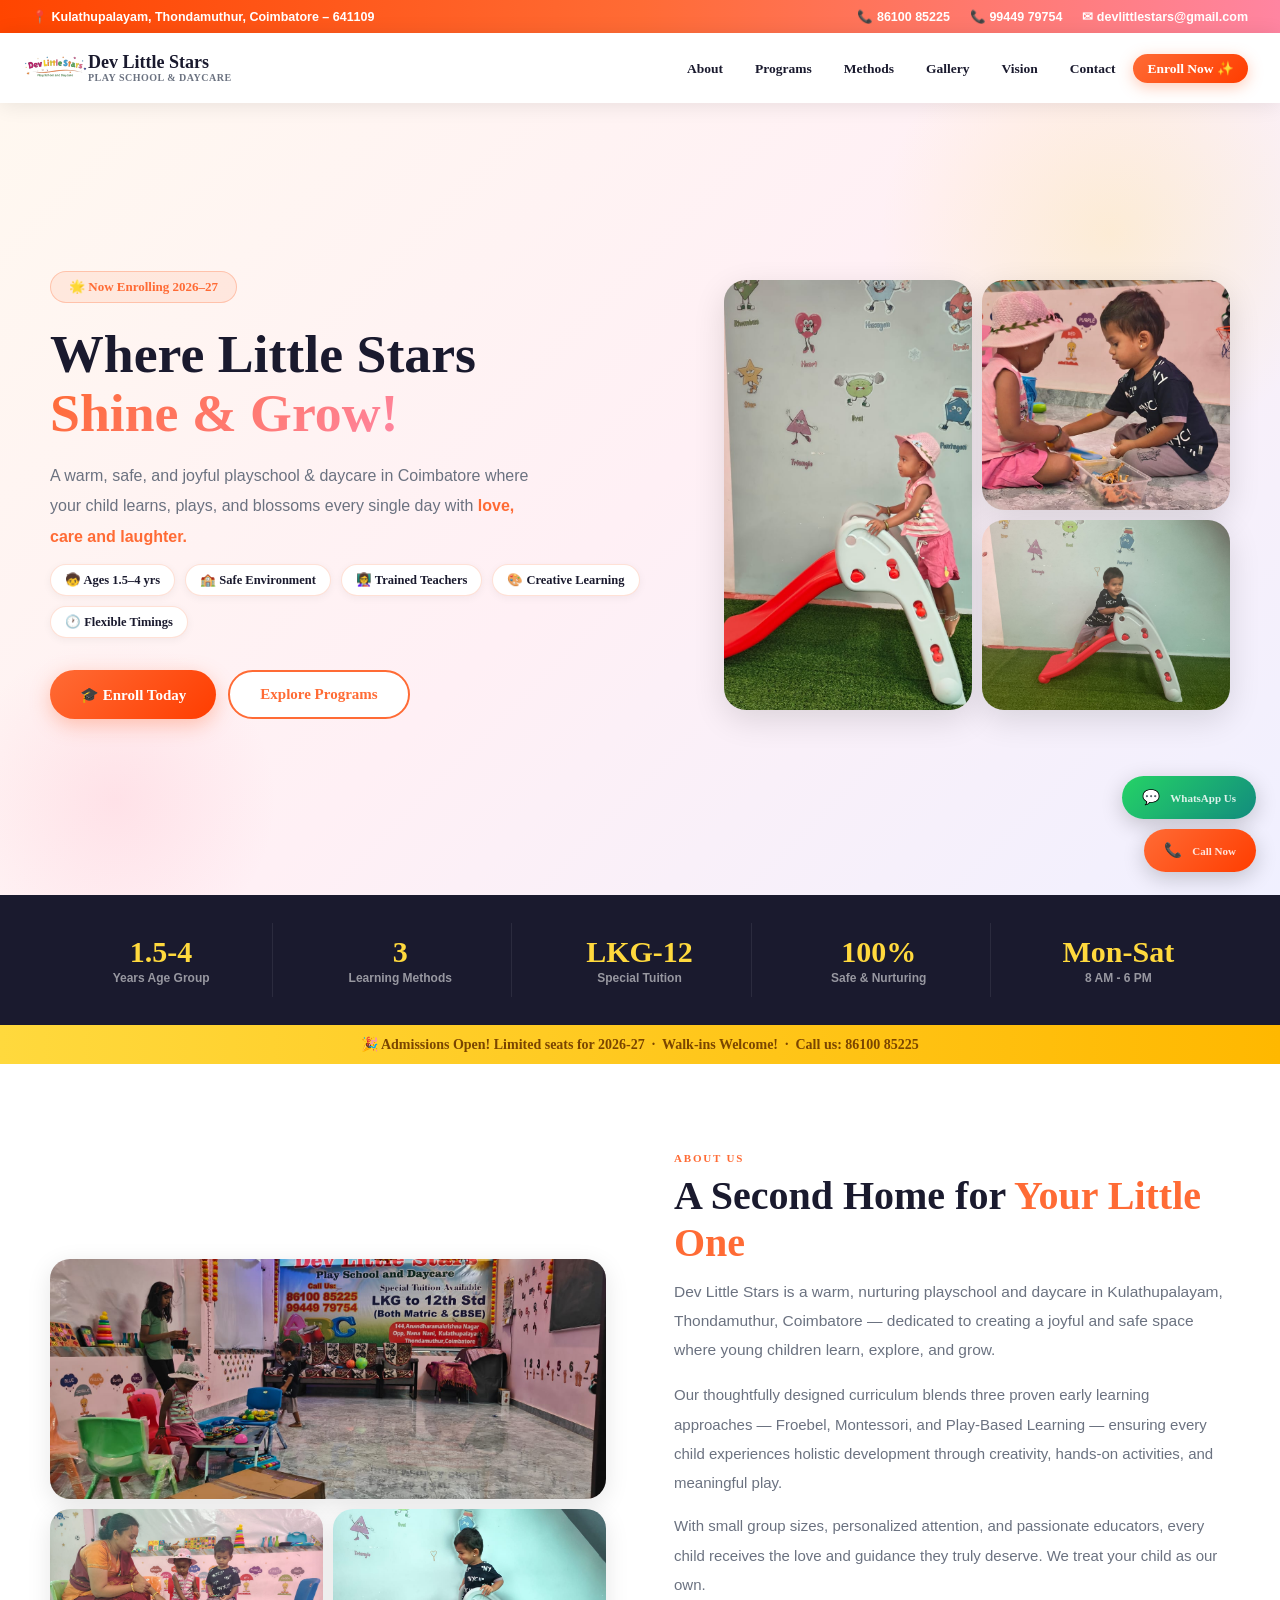
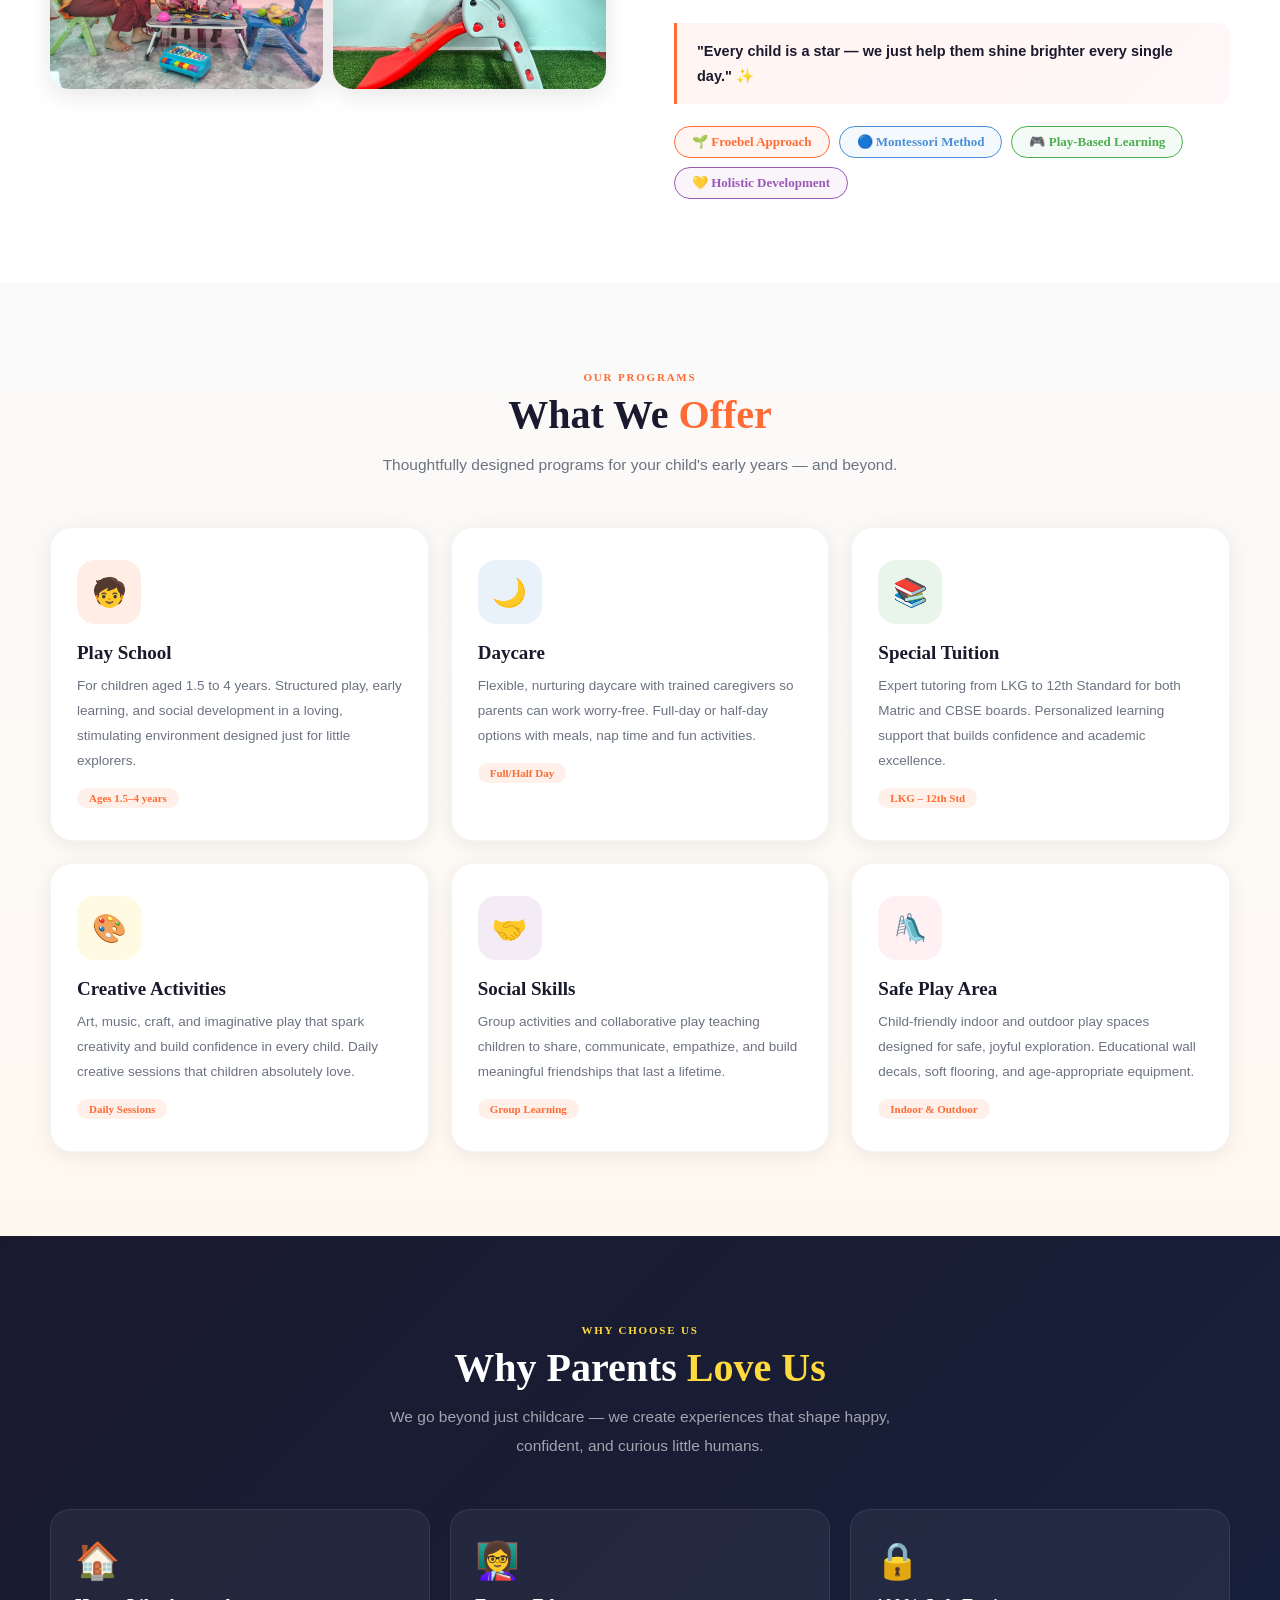
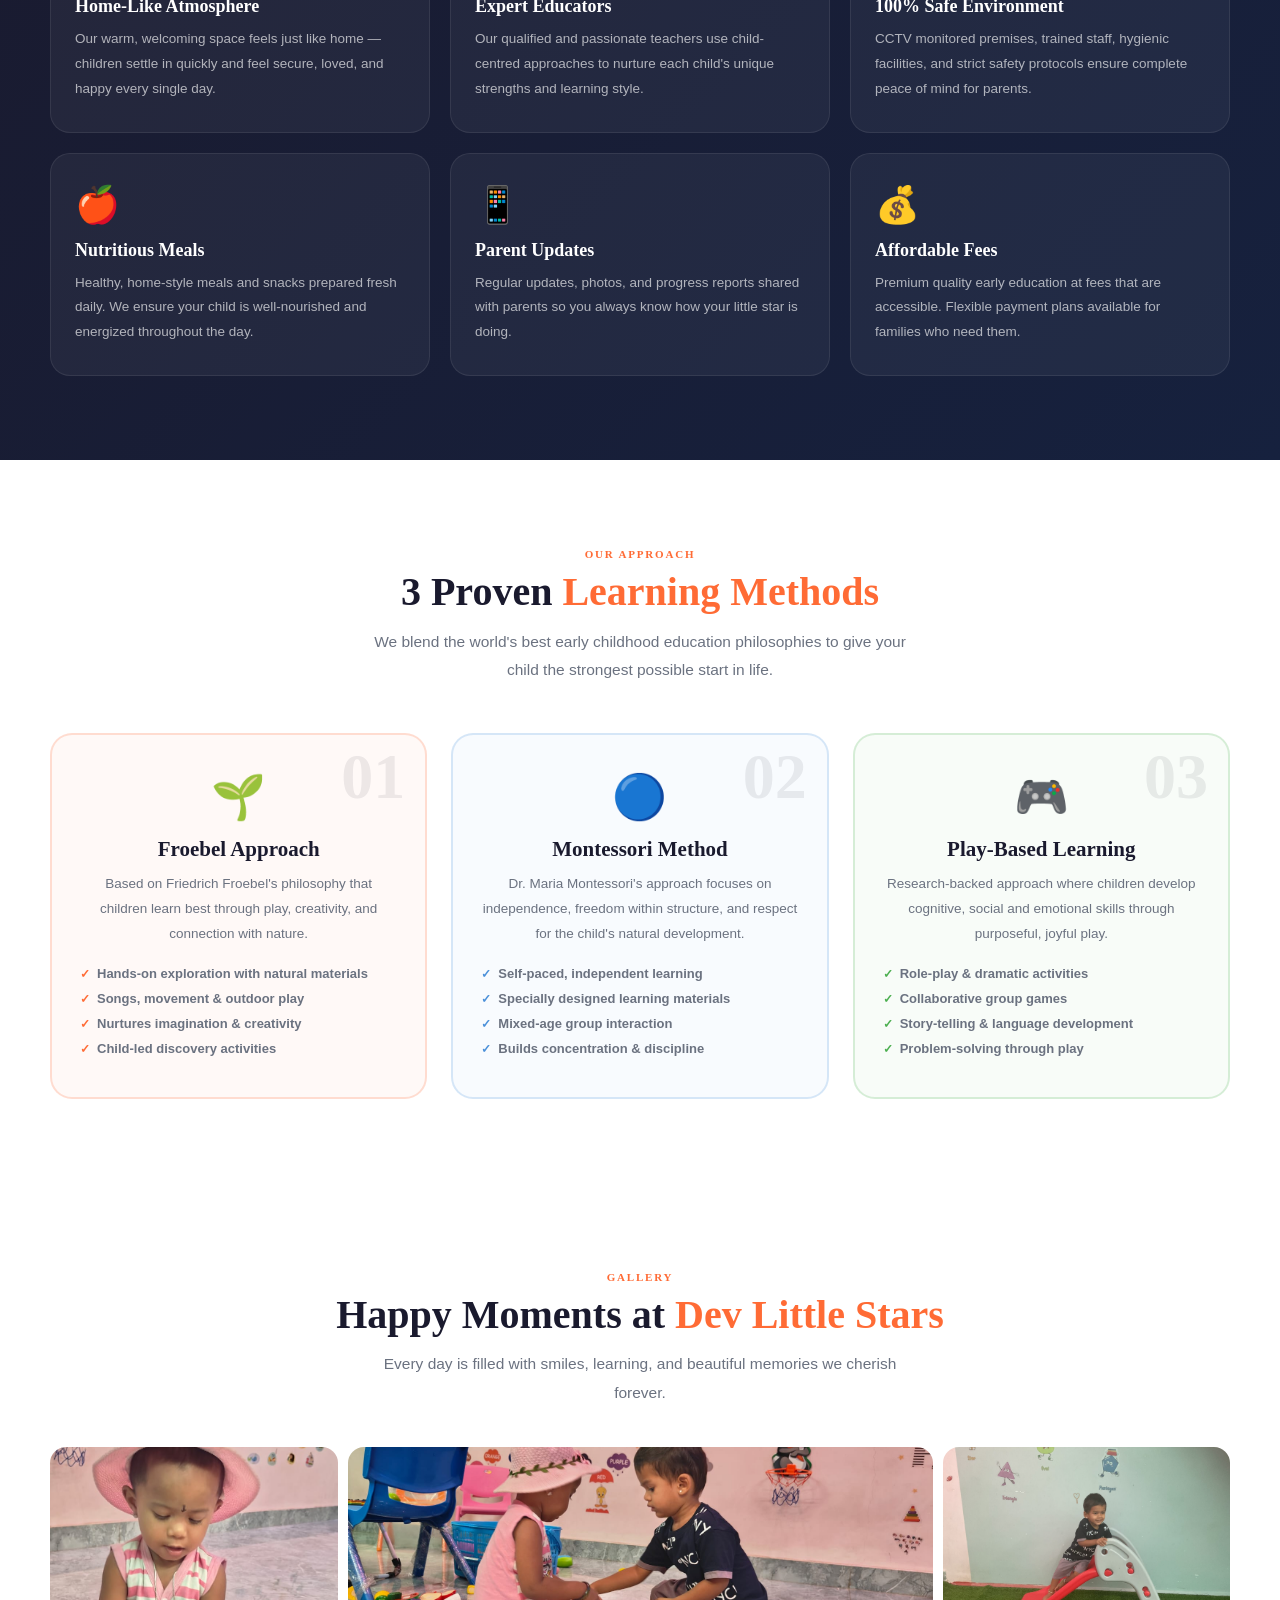
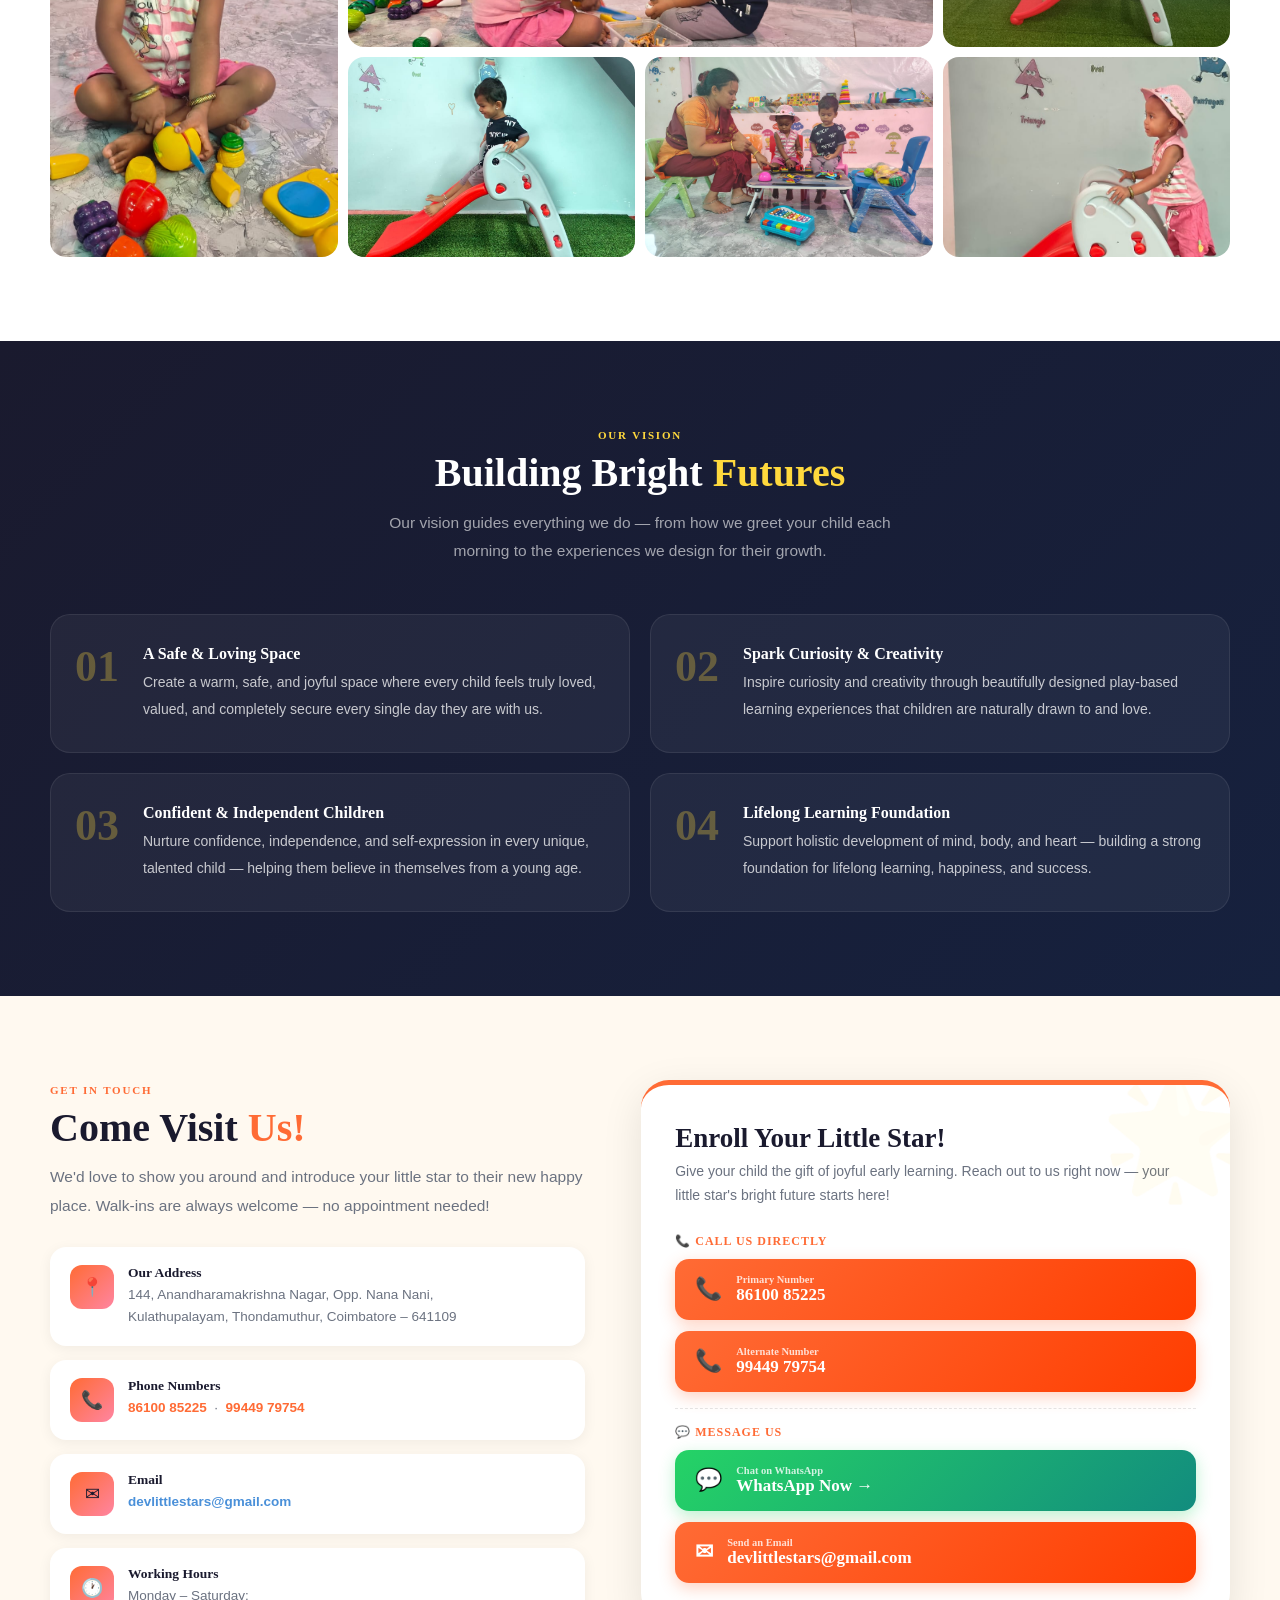
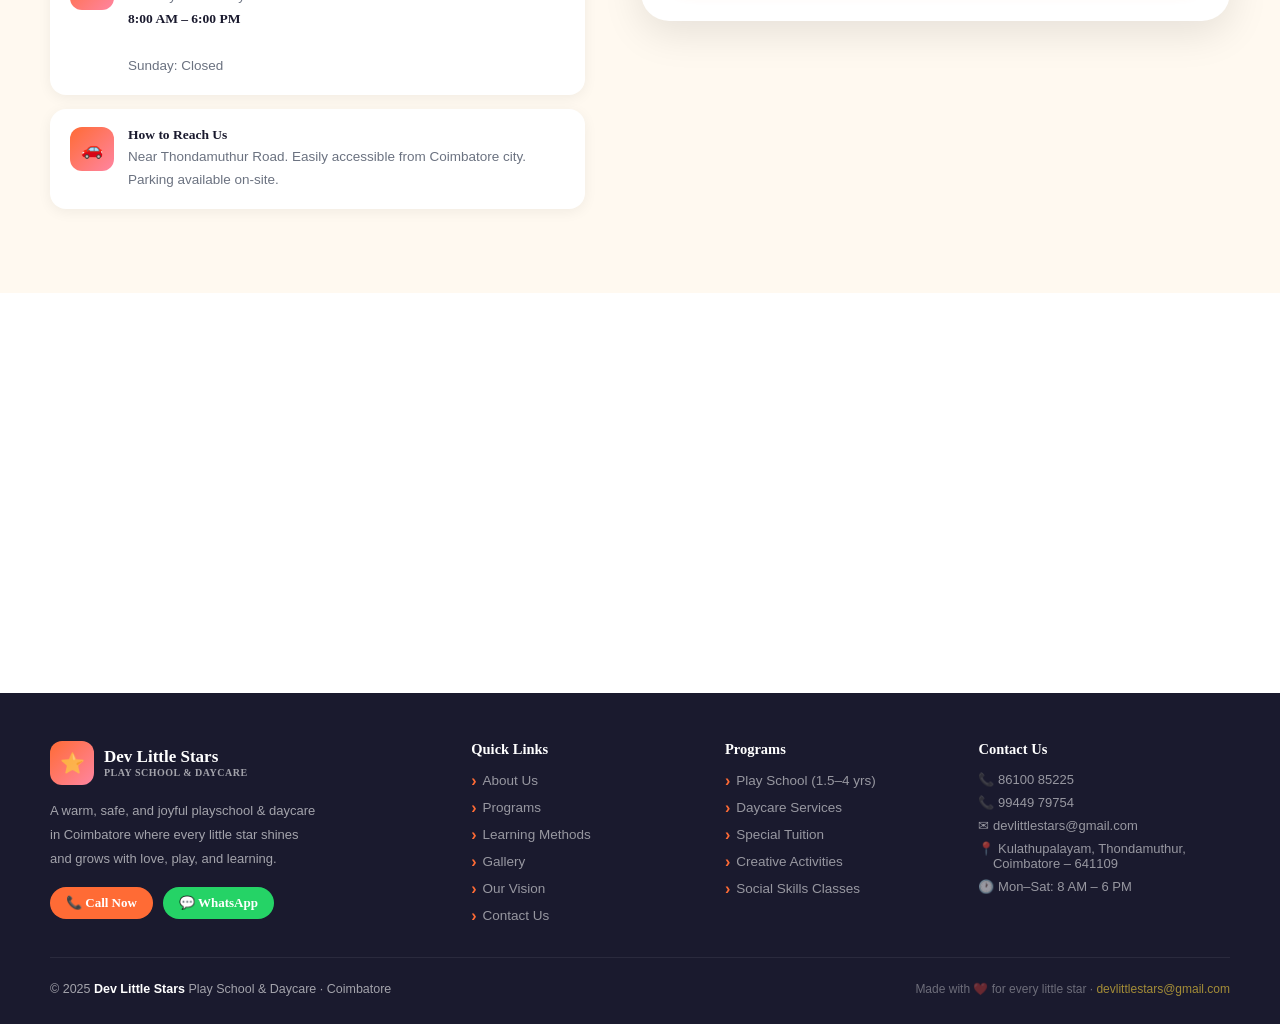
<file: index.html>
<!DOCTYPE html>
<html lang="en">
<head>
  <meta charset="UTF-8">
  <meta name="viewport" content="width=device-width, initial-scale=1.0">
  <meta name="google-site-verification" content="G7B4Wwu2bGdxoYb81dk3-tiPFzAr9hvgra1gepLak9w" />
  <meta name="description" content="Dev Little Stars is a nurturing playschool and daycare in Coimbatore offering play-based learning, Montessori and Froebel methods, safe care, and joyful early education.">
  <title>Dev Little Stars</title>
  <link rel="icon" type="image/png" href="images/logo.png">
  <link rel="stylesheet" href="styles.css">
</head>
<body>

<!-- TOPBAR -->
<div class="topbar">
  <span>📍 Kulathupalayam, Thondamuthur, Coimbatore – 641109</span>
  <div class="topbar-right">
    <a href="tel:8610085225">📞 86100 85225</a>
    <a href="tel:9944979754">📞 99449 79754</a>
    <a href="mailto:devlittlestars@gmail.com">✉ devlittlestars@gmail.com</a>
  </div>
</div>

<!-- NAV -->
<nav>
  <div class="nav-logo">
    <div class="nav-logo-icon"><img src="images/logo.png" alt="Dev Little Stars Logo" width="150%"></div>
    <div class="nav-logo-text">
      Dev Little Stars
      <small>Play School & Daycare</small>
    </div>
  </div>
  <ul class="nav-links">
    <li><a href="#about">About</a></li>
    <li><a href="#programs">Programs</a></li>
    <li><a href="#methods">Methods</a></li>
    <li><a href="#gallery">Gallery</a></li>
    <li><a href="#vision">Vision</a></li>
    <li><a href="#contact">Contact</a></li>
    <li><a href="#contact" class="nav-cta">Enroll Now ✨</a></li>
  </ul>
  <div class="hamburger" onclick="toggleMenu()" id="ham">
    <span></span><span></span><span></span>
  </div>
</nav>
<div class="mobile-menu" id="mobileMenu">
  <a href="#about" onclick="closeMenu()">About Us</a>
  <a href="#programs" onclick="closeMenu()">Programs</a>
  <a href="#methods" onclick="closeMenu()">Learning Methods</a>
  <a href="#gallery" onclick="closeMenu()">Gallery</a>
  <a href="#vision" onclick="closeMenu()">Our Vision</a>
  <a href="#contact" onclick="closeMenu()">Contact</a>
  <a href="#contact" class="mcta" onclick="closeMenu()">✨ Enroll Now</a>
</div>

<!-- HERO -->
<section class="hero">
  <div class="hero-blob1"></div>
  <div class="hero-blob2"></div>
  <div class="hero-inner">
    <div class="hero-text">
      <div class="hero-badge">🌟 Now Enrolling 2026–27</div>
      <h1>Where Little Stars<br><span class="grad">Shine & Grow!</span></h1>
      <p class="hero-sub">
        A warm, safe, and joyful playschool & daycare in Coimbatore where your child learns, plays, and blossoms every single day with <strong>love, care and laughter.</strong>
      </p>
      <div class="hero-features">
        <div class="h-feat">🧒 Ages 1.5–4 yrs</div>
        <div class="h-feat">🏫 Safe Environment</div>
        <div class="h-feat">👩‍🏫 Trained Teachers</div>
        <div class="h-feat">🎨 Creative Learning</div>
        <div class="h-feat">🕐 Flexible Timings</div>
      </div>
      <div class="hero-btns">
        <a href="#contact" class="btn btn-p">🎓 Enroll Today</a>
        <a href="#programs" class="btn btn-o">Explore Programs</a>
      </div>
    </div>
    <div class="hero-mosaic">
      <div class="h-img tall">
        <img src="images/img1.jpg" alt="Story Time">
      </div>
      <div class="h-img">
        <img src="images/img3.jpg" alt="Story Time">
      </div>
      <div class="h-img">
        <img src="images/img8.jpg" alt="Story Time">
      </div>
    </div>
  </div>
</section>

<!-- STATS -->
<div class="stats">
  <div class="stats-inner">
    <div class="stat"><span class="stat-n">1.5-4</span><div class="stat-l">Years Age Group</div></div>
    <div class="stat"><span class="stat-n">3</span><div class="stat-l">Learning Methods</div></div>
    <div class="stat"><span class="stat-n">LKG-12</span><div class="stat-l">Special Tuition</div></div>
    <div class="stat"><span class="stat-n">100%</span><div class="stat-l">Safe & Nurturing</div></div>
    <div class="stat"><span class="stat-n">Mon-Sat</span><div class="stat-l">8 AM - 6 PM</div></div>
  </div>
</div>

<!-- NOTICE BAND -->
<div class="notice">
  🎉 Admissions Open! Limited seats for 2026-27 &nbsp;·&nbsp; Walk-ins Welcome! &nbsp;·&nbsp; Call us: 86100 85225
</div>

<!-- ABOUT -->
<section class="section" id="about">
  <div class="section-inner">
    <div class="about-grid">
      <div class="about-photos fi">
        <div class="ap wide">
          <img src="images/img5.jpg" alt="Story Time">
        </div>
        <div class="ap">
          <img src="images/img6.jpg" alt="Story Time">
        </div>
        <div class="ap">
          <img src="images/img2.jpg" alt="Story Time">
        </div>
      </div>
      <div class="fi">
        <div class="tag">About Us</div>
        <div class="sh">A Second Home for <span>Your Little One</span></div>
        <p class="sd" style="margin-bottom:16px">Dev Little Stars is a warm, nurturing playschool and daycare in Kulathupalayam, Thondamuthur, Coimbatore — dedicated to creating a joyful and safe space where young children learn, explore, and grow.</p>
        <div class="about-text">
          <p>Our thoughtfully designed curriculum blends three proven early learning approaches — Froebel, Montessori, and Play-Based Learning — ensuring every child experiences holistic development through creativity, hands-on activities, and meaningful play.</p>
          <p>With small group sizes, personalized attention, and passionate educators, every child receives the love and guidance they truly deserve. We treat your child as our own.</p>
        </div>
        <div class="about-quote">
          <p>"Every child is a star — we just help them shine brighter every single day." ✨</p>
        </div>
        <div class="pills">
          <span class="pill po">🌱 Froebel Approach</span>
          <span class="pill pb">🔵 Montessori Method</span>
          <span class="pill pg">🎮 Play-Based Learning</span>
          <span class="pill pp">💛 Holistic Development</span>
        </div>
      </div>
    </div>
  </div>
</section>

<!-- PROGRAMS -->
<section class="section programs-bg" id="programs">
  <div class="section-inner">
    <div class="fi sh-center">
      <div class="tag">Our Programs</div>
      <div class="sh">What We <span>Offer</span></div>
      <p class="sd">Thoughtfully designed programs for your child's early years — and beyond.</p>
    </div>
    <div class="cards-grid">
      <div class="card fi">
        <div class="card-top-bar"></div>
        <div class="card-icon ci-orange">🧒</div>
        <h3>Play School</h3>
        <p>For children aged 1.5 to 4 years. Structured play, early learning, and social development in a loving, stimulating environment designed just for little explorers.</p>
        <div class="card-badge">Ages 1.5–4 years</div>
      </div>
      <div class="card fi">
        <div class="card-top-bar"></div>
        <div class="card-icon ci-blue">🌙</div>
        <h3>Daycare</h3>
        <p>Flexible, nurturing daycare with trained caregivers so parents can work worry-free. Full-day or half-day options with meals, nap time and fun activities.</p>
        <div class="card-badge">Full/Half Day</div>
      </div>
      <div class="card fi">
        <div class="card-top-bar"></div>
        <div class="card-icon ci-green">📚</div>
        <h3>Special Tuition</h3>
        <p>Expert tutoring from LKG to 12th Standard for both Matric and CBSE boards. Personalized learning support that builds confidence and academic excellence.</p>
        <div class="card-badge">LKG – 12th Std</div>
      </div>
      <div class="card fi">
        <div class="card-top-bar"></div>
        <div class="card-icon ci-yellow">🎨</div>
        <h3>Creative Activities</h3>
        <p>Art, music, craft, and imaginative play that spark creativity and build confidence in every child. Daily creative sessions that children absolutely love.</p>
        <div class="card-badge">Daily Sessions</div>
      </div>
      <div class="card fi">
        <div class="card-top-bar"></div>
        <div class="card-icon ci-purple">🤝</div>
        <h3>Social Skills</h3>
        <p>Group activities and collaborative play teaching children to share, communicate, empathize, and build meaningful friendships that last a lifetime.</p>
        <div class="card-badge">Group Learning</div>
      </div>
      <div class="card fi">
        <div class="card-top-bar"></div>
        <div class="card-icon ci-pink">🛝</div>
        <h3>Safe Play Area</h3>
        <p>Child-friendly indoor and outdoor play spaces designed for safe, joyful exploration. Educational wall decals, soft flooring, and age-appropriate equipment.</p>
        <div class="card-badge">Indoor & Outdoor</div>
      </div>
    </div>
  </div>
</section>

<!-- WHY CHOOSE US -->
<section class="section why-section">
  <div class="section-inner">
    <div class="fi sh-center">
      <div class="tag">Why Choose Us</div>
      <div class="sh">Why Parents <span>Love Us</span></div>
      <p class="sd">We go beyond just childcare — we create experiences that shape happy, confident, and curious little humans.</p>
    </div>
    <div class="why-grid">
      <div class="why-card fi">
        <span class="why-icon">🏠</span>
        <h3>Home-Like Atmosphere</h3>
        <p>Our warm, welcoming space feels just like home — children settle in quickly and feel secure, loved, and happy every single day.</p>
      </div>
      <div class="why-card fi">
        <span class="why-icon">👩‍🏫</span>
        <h3>Expert Educators</h3>
        <p>Our qualified and passionate teachers use child-centred approaches to nurture each child's unique strengths and learning style.</p>
      </div>
      <div class="why-card fi">
        <span class="why-icon">🔒</span>
        <h3>100% Safe Environment</h3>
        <p>CCTV monitored premises, trained staff, hygienic facilities, and strict safety protocols ensure complete peace of mind for parents.</p>
      </div>
      <div class="why-card fi">
        <span class="why-icon">🍎</span>
        <h3>Nutritious Meals</h3>
        <p>Healthy, home-style meals and snacks prepared fresh daily. We ensure your child is well-nourished and energized throughout the day.</p>
      </div>
      <div class="why-card fi">
        <span class="why-icon">📱</span>
        <h3>Parent Updates</h3>
        <p>Regular updates, photos, and progress reports shared with parents so you always know how your little star is doing.</p>
      </div>
      <div class="why-card fi">
        <span class="why-icon">💰</span>
        <h3>Affordable Fees</h3>
        <p>Premium quality early education at fees that are accessible. Flexible payment plans available for families who need them.</p>
      </div>
    </div>
  </div>
</section>

<!-- LEARNING METHODS -->
<section class="section" id="methods">
  <div class="section-inner">
    <div class="fi sh-center">
      <div class="tag">Our Approach</div>
      <div class="sh">3 Proven <span>Learning Methods</span></div>
      <p class="sd">We blend the world's best early childhood education philosophies to give your child the strongest possible start in life.</p>
    </div>
    <div class="methods-grid">
      <div class="method-card mc-froebel fi">
        <div class="method-num">01</div>
        <span class="method-emoji">🌱</span>
        <h3>Froebel Approach</h3>
        <p>Based on Friedrich Froebel's philosophy that children learn best through play, creativity, and connection with nature.</p>
        <ul class="method-list ml-o">
          <li>Hands-on exploration with natural materials</li>
          <li>Songs, movement & outdoor play</li>
          <li>Nurtures imagination & creativity</li>
          <li>Child-led discovery activities</li>
        </ul>
      </div>
      <div class="method-card mc-montessori fi">
        <div class="method-num">02</div>
        <span class="method-emoji">🔵</span>
        <h3>Montessori Method</h3>
        <p>Dr. Maria Montessori's approach focuses on independence, freedom within structure, and respect for the child's natural development.</p>
        <ul class="method-list ml-b">
          <li>Self-paced, independent learning</li>
          <li>Specially designed learning materials</li>
          <li>Mixed-age group interaction</li>
          <li>Builds concentration & discipline</li>
        </ul>
      </div>
      <div class="method-card mc-play fi">
        <div class="method-num">03</div>
        <span class="method-emoji">🎮</span>
        <h3>Play-Based Learning</h3>
        <p>Research-backed approach where children develop cognitive, social and emotional skills through purposeful, joyful play.</p>
        <ul class="method-list ml-g">
          <li>Role-play & dramatic activities</li>
          <li>Collaborative group games</li>
          <li>Story-telling & language development</li>
          <li>Problem-solving through play</li>
        </ul>
      </div>
    </div>
  </div>
</section>

<!-- GALLERY -->
<section class="section" id="gallery">
  <div class="section-inner">
    <div class="fi sh-center" style="margin-bottom:40px">
      <div class="tag">Gallery</div>
      <div class="sh">Happy Moments at <span>Dev Little Stars</span></div>
      <p class="sd">Every day is filled with smiles, learning, and beautiful memories we cherish forever.</p>
    </div>
    <div class="gal-grid fi">
      <div class="gi tall">
        <img src="images/img4.jpg" alt="Story Time">
        <div class="gi-ov"><span>🛝 Playtime Fun</span></div>
      </div>
      <div class="gi wide">
        <img src="images/img3.jpg" alt="Story Time">
        <div class="gi-ov"><span>👫 Making Friends</span></div>
      </div>
      <div class="gi">
        <img src="images/img8.jpg" alt="Story Time">
        <div class="gi-ov"><span>🎨 Creative Time</span></div>
      </div>
      <div class="gi">
        <img src="images/img2.jpg" alt="Story Time">
        <div class="gi-ov"><span>📚 Story Time</span></div>
      </div>
      <div class="gi">
        <img src="images/img6.jpg" alt="Story Time">
        <div class="gi-ov"><span>🌟 Star Moments</span></div>
      </div>
      <div class="gi">
        <img src="images/img1.jpg" alt="Story Time">
        <div class="gi-ov"><span>😊 Pure Joy</span></div>
      </div>
    </div>
  </div>
</section>

<!-- VISION -->
<section class="section why-section" id="vision">
  <div class="section-inner">
    <div class="fi sh-center">
      <div class="tag">Our Vision</div>
      <div class="sh">Building Bright <span>Futures</span></div>
      <p class="sd">Our vision guides everything we do — from how we greet your child each morning to the experiences we design for their growth.</p>
    </div>
    <div class="vision-grid" style="margin-top:48px">
      <div class="v-card fi">
        <div class="v-num">01</div>
        <div><strong>A Safe & Loving Space</strong><p>Create a warm, safe, and joyful space where every child feels truly loved, valued, and completely secure every single day they are with us.</p></div>
      </div>
      <div class="v-card fi">
        <div class="v-num">02</div>
        <div><strong>Spark Curiosity & Creativity</strong><p>Inspire curiosity and creativity through beautifully designed play-based learning experiences that children are naturally drawn to and love.</p></div>
      </div>
      <div class="v-card fi">
        <div class="v-num">03</div>
        <div><strong>Confident & Independent Children</strong><p>Nurture confidence, independence, and self-expression in every unique, talented child — helping them believe in themselves from a young age.</p></div>
      </div>
      <div class="v-card fi">
        <div class="v-num">04</div>
        <div><strong>Lifelong Learning Foundation</strong><p>Support holistic development of mind, body, and heart — building a strong foundation for lifelong learning, happiness, and success.</p></div>
      </div>
    </div>
  </div>
</section>

<!-- CONTACT -->
<section class="section contact-bg" id="contact">
  <div class="section-inner">
    <div class="contact-grid">
      <div class="fi">
        <div class="tag">Get in Touch</div>
        <div class="sh">Come Visit <span>Us!</span></div>
        <p class="sd" style="margin-bottom:26px">We'd love to show you around and introduce your little star to their new happy place. Walk-ins are always welcome — no appointment needed!</p>
        <div class="c-items">
          <div class="ci">
            <div class="ci-ico">📍</div>
            <div class="ci-body">
              <strong>Our Address</strong>
              <span>144, Anandharamakrishna Nagar, Opp. Nana Nani,<br>Kulathupalayam, Thondamuthur, Coimbatore – 641109</span>
            </div>
          </div>
          <div class="ci">
            <div class="ci-ico">📞</div>
            <div class="ci-body">
              <strong>Phone Numbers</strong>
              <span>
                <a href="tel:8610085225" style="color:var(--orange);font-weight:800;text-decoration:none">86100 85225</a>
                &nbsp;·&nbsp;
                <a href="tel:9944979754" style="color:var(--orange);font-weight:800;text-decoration:none">99449 79754</a>
              </span>
            </div>
          </div>
          <div class="ci">
            <div class="ci-ico">✉</div>
            <div class="ci-body">
              <strong>Email</strong>
              <span><a href="mailto:devlittlestars@gmail.com" style="color:var(--blue);font-weight:700;text-decoration:none">devlittlestars@gmail.com</a></span>
            </div>
          </div>
          <div class="ci">
            <div class="ci-ico">🕐</div>
            <div class="ci-body">
              <strong>Working Hours</strong>
              <span>Monday – Saturday: <strong style="color:var(--dark)">8:00 AM – 6:00 PM</strong><br>Sunday: Closed</span>
            </div>
          </div>
          <div class="ci">
            <div class="ci-ico">🚗</div>
            <div class="ci-body">
              <strong>How to Reach Us</strong>
              <span>Near Thondamuthur Road. Easily accessible from Coimbatore city. Parking available on-site.</span>
            </div>
          </div>
        </div>
      </div>
      <div class="enroll-box fi">
        <h3>Enroll Your Little Star!</h3>
        <p>Give your child the gift of joyful early learning. Reach out to us right now — your little star's bright future starts here!</p>
        <div class="cta-label">📞 Call Us Directly</div>
        <div class="call-btns">
          <a href="tel:8610085225" class="call-btn cb-orange">
            <span class="cb-icon">📞</span>
            <span class="cb-text"><small>Primary Number</small>86100 85225</span>
          </a>
          <a href="tel:9944979754" class="call-btn cb-orange">
            <span class="cb-icon">📞</span>
            <span class="cb-text"><small>Alternate Number</small>99449 79754</span>
          </a>
        </div>
        <hr class="divider">
        <div class="cta-label">💬 Message Us</div>
        <div class="call-btns">
          <a href="https://wa.me/918610085225?text=Hi%21%20I%27m%20interested%20in%20enrolling%20my%20child%20at%20Dev%20Little%20Stars.%20Please%20share%20more%20details." class="call-btn cb-green" target="_blank" rel="noopener">
            <span class="cb-icon">💬</span>
            <span class="cb-text"><small>Chat on WhatsApp</small>WhatsApp Now →</span>
          </a>
          <a href="mailto:devlittlestars@gmail.com?subject=Enquiry%20-%20Admission%202025&body=Hello%2C%20I%20am%20interested%20in%20admitting%20my%20child%20to%20Dev%20Little%20Stars.%20Please%20share%20details." class="call-btn cb-blue">
            <span class="cb-icon">✉</span>
            <span class="cb-text"><small>Send an Email</small>devlittlestars@gmail.com</span>
          </a>
        </div>
      </div>
    </div>
  </div>
</section>

<!-- MAP -->
<div class="map-wrap">
  <iframe src="https://www.google.com/maps/embed?pb=!1m14!1m8!1m3!1d5170.14235125673!2d76.846156726954!3d11.000523304101137!3m2!1i1024!2i768!4f13.1!3m3!1m2!1s0x3ba85e39bcaab547%3A0x26358440bb99a8dc!2s2R2W%2BRG%2C%20Kulathuppalayam%2C%20Tamil%20Nadu%20641109!5e1!3m2!1sen!2sin!4v1776578233512!5m2!1sen!2sin" width="600" height="450" style="border:0;" allowfullscreen="" loading="lazy" referrerpolicy="no-referrer-when-downgrade"
    allowfullscreen="" loading="lazy" referrerpolicy="no-referrer-when-downgrade" title="Dev Little Stars Location"></iframe>
</div>

<!-- FOOTER -->
<footer>
  <div class="footer-inner">
    <div class="footer-top">
      <div>
        <div class="fb-brand">
          <div class="fb-icon">⭐</div>
          <div class="fb-name">Dev Little Stars<small>Play School & Daycare</small></div>
        </div>
        <p class="footer-desc">A warm, safe, and joyful playschool & daycare in Coimbatore where every little star shines and grows with love, play, and learning.</p>
        <div style="margin-top:16px;display:flex;gap:10px;flex-wrap:wrap">
          <a href="tel:8610085225" style="background:var(--orange);color:#fff;padding:8px 16px;border-radius:50px;text-decoration:none;font-family:'Baloo 2',cursive;font-size:13px;font-weight:800">📞 Call Now</a>
          <a href="https://wa.me/918610085225" style="background:#25D366;color:#fff;padding:8px 16px;border-radius:50px;text-decoration:none;font-family:'Baloo 2',cursive;font-size:13px;font-weight:800" target="_blank" rel="noopener">💬 WhatsApp</a>
        </div>
      </div>
      <div class="fc">
        <h4>Quick Links</h4>
        <ul>
          <li><a href="#about">About Us</a></li>
          <li><a href="#programs">Programs</a></li>
          <li><a href="#methods">Learning Methods</a></li>
          <li><a href="#gallery">Gallery</a></li>
          <li><a href="#vision">Our Vision</a></li>
          <li><a href="#contact">Contact Us</a></li>
        </ul>
      </div>
      <div class="fc">
        <h4>Programs</h4>
        <ul>
          <li><a href="#programs">Play School (1.5–4 yrs)</a></li>
          <li><a href="#programs">Daycare Services</a></li>
          <li><a href="#programs">Special Tuition</a></li>
          <li><a href="#programs">Creative Activities</a></li>
          <li><a href="#programs">Social Skills Classes</a></li>
        </ul>
      </div>
      <div class="fc fc-contact">
        <h4>Contact Us</h4>
        <a href="tel:8610085225">📞 86100 85225</a>
        <a href="tel:9944979754">📞 99449 79754</a>
        <a href="mailto:devlittlestars@gmail.com">✉ devlittlestars@gmail.com</a>
        <a href="#contact">📍 Kulathupalayam, Thondamuthur,<br>&nbsp;&nbsp;&nbsp;&nbsp;Coimbatore – 641109</a>
        <a href="#contact">🕐 Mon–Sat: 8 AM – 6 PM</a>
      </div>
    </div>
    <div class="footer-bottom">
      <span>© 2025 <strong>Dev Little Stars</strong> Play School & Daycare · Coimbatore</span>
      <span class="made">Made with ❤️ for every little star · <a href="mailto:devlittlestars@gmail.com">devlittlestars@gmail.com</a></span>
    </div>
  </div>
</footer>

<!-- FLOATING CTA -->
<div class="float-cta">
  <a href="https://wa.me/918610085225?text=Hi%21%20I%27m%20interested%20in%20enrolling%20my%20child%20at%20Dev%20Little%20Stars." class="float-btn fb-wa" target="_blank" rel="noopener">
    <span>💬</span>
    <span class="float-label">WhatsApp Us</span>
  </a>
  <a href="tel:8610085225" class="float-btn fb-call">
    <span>📞</span>
    <span class="float-label">Call Now</span>
  </a>
</div>

<script src="app.js"></script>
</body>
</html>
</file>
<file: styles.css>
*{margin:0;padding:0;box-sizing:border-box}
:root{
  --orange:#FF6B35;--pink:#FF85A1;--yellow:#FFD93D;--green:#4CAF50;
  --blue:#4A90D9;--purple:#9B59B6;--cream:#FFF9F0;--dark:#1a1a2e;
  --gray:#6b7280;--white:#ffffff;
}
html{scroll-behavior:smooth}
body{font-family:'Nunito',sans-serif;overflow-x:hidden;background:#fff;color:#1a1a2e}

/* TOPBAR */
.topbar{
  background:linear-gradient(90deg,#FF4500,var(--orange),var(--pink));
  padding:9px 32px;display:flex;justify-content:space-between;align-items:center;
  font-size:12.5px;color:#fff;font-weight:700;gap:8px;flex-wrap:wrap;
}
.topbar a{color:#fff;text-decoration:none;display:flex;align-items:center;gap:5px;transition:opacity .2s}
.topbar a:hover{opacity:.8}
.topbar-right{display:flex;gap:20px;flex-wrap:wrap}

/* NAV */
nav{
  position:sticky;top:0;z-index:999;background:#fff;
  box-shadow:0 2px 20px rgba(0,0,0,.09);
  padding:0 32px;display:flex;align-items:center;justify-content:space-between;height:70px;
}
.nav-logo{display:flex;align-items:center;gap:10px}
.nav-logo-icon{
  width:46px;height:46px;background:linear-gradient(135deg,var(--white),var(--white));
  border-radius:14px;display:flex;align-items:center;justify-content:center;
  font-size:22px;
}
.nav-logo-text{font-family:'Baloo 2',cursive;font-weight:900;font-size:18px;color:var(--dark);line-height:1.1}
.nav-logo-text small{display:block;font-size:10px;font-weight:600;color:var(--gray);letter-spacing:.5px;text-transform:uppercase}
.nav-links{display:flex;gap:4px;list-style:none;align-items:center}
.nav-links a{
  text-decoration:none;color:var(--dark);font-weight:700;font-size:13.5px;
  padding:7px 14px;border-radius:50px;transition:all .2s;font-family:'Baloo 2',cursive;
}
.nav-links a:hover{background:rgba(255,107,53,.1);color:var(--orange)}
.nav-cta{
  background:linear-gradient(135deg,var(--orange),#ff3d00) !important;
  color:#fff !important;box-shadow:0 4px 15px rgba(255,107,53,.35);
}
.nav-cta:hover{transform:translateY(-1px);box-shadow:0 7px 22px rgba(255,107,53,.45) !important}
.hamburger{display:none;flex-direction:column;gap:5px;cursor:pointer;padding:6px;border:none;background:none}
.hamburger span{display:block;width:24px;height:2px;background:var(--dark);transition:all .3s;border-radius:2px}
.mobile-menu{
  display:none;position:fixed;top:70px;left:0;right:0;
  background:#fff;box-shadow:0 8px 24px rgba(0,0,0,.12);
  padding:20px;z-index:998;flex-direction:column;gap:8px;
}
.mobile-menu.open{display:flex}
.mobile-menu a{
  font-family:'Baloo 2',cursive;font-weight:800;font-size:16px;
  color:var(--dark);text-decoration:none;padding:12px 16px;border-radius:12px;
  transition:background .2s;
}
.mobile-menu a:hover{background:rgba(255,107,53,.08);color:var(--orange)}
.mobile-menu .mcta{background:var(--orange);color:#fff !important;text-align:center;margin-top:4px}

/* HERO */
.hero{
  background:linear-gradient(135deg,#fff8f0 0%,#fff0f5 50%,#f0f0ff 100%);
  padding:72px 32px 80px;min-height:88vh;display:flex;align-items:center;
  position:relative;overflow:hidden;
}
.hero-blob1{
  position:absolute;width:500px;height:500px;top:-120px;right:-80px;
  background:radial-gradient(circle,rgba(255,215,61,.18) 0%,transparent 65%);
  border-radius:50%;pointer-events:none;
}
.hero-blob2{
  position:absolute;width:350px;height:350px;bottom:-80px;left:-60px;
  background:radial-gradient(circle,rgba(255,133,161,.15) 0%,transparent 65%);
  border-radius:50%;pointer-events:none;
}
.hero-inner{max-width:1180px;margin:0 auto;display:grid;grid-template-columns:1.1fr .9fr;gap:56px;align-items:center;width:100%;position:relative;z-index:1}
.hero-badge{
  display:inline-flex;align-items:center;gap:6px;
  background:rgba(255,107,53,.1);border:1.5px solid rgba(255,107,53,.3);
  color:var(--orange);padding:7px 18px;border-radius:50px;
  font-size:13px;font-weight:800;margin-bottom:22px;font-family:'Baloo 2',cursive;
  animation:pulse 2.5s infinite;
}
@keyframes pulse{0%,100%{box-shadow:0 0 0 0 rgba(255,107,53,.3)}50%{box-shadow:0 0 0 8px rgba(255,107,53,0)}}
.hero h1{
  font-family:'Baloo 2',cursive;font-size:clamp(36px,4.2vw,58px);
  font-weight:900;line-height:1.1;margin-bottom:18px;color:var(--dark);
}
.hero h1 .grad{
  background:linear-gradient(135deg,var(--orange),var(--pink));
  -webkit-background-clip:text;-webkit-text-fill-color:transparent;background-clip:text;
}
.hero-sub{font-size:16px;color:var(--gray);line-height:1.9;margin-bottom:12px;max-width:500px}
.hero-sub strong{color:var(--orange);font-weight:800}
.hero-features{display:flex;flex-wrap:wrap;gap:10px;margin-bottom:32px}
.h-feat{
  display:flex;align-items:center;gap:6px;background:#fff;
  border:1.5px solid rgba(255,107,53,.2);border-radius:50px;
  padding:7px 14px;font-size:12.5px;font-weight:800;color:var(--dark);
  font-family:'Baloo 2',cursive;box-shadow:0 2px 8px rgba(0,0,0,.05);
}
.hero-btns{display:flex;gap:12px;flex-wrap:wrap}
.btn{
  display:inline-flex;align-items:center;gap:8px;padding:14px 30px;
  border-radius:50px;font-weight:900;font-family:'Baloo 2',cursive;
  font-size:15px;text-decoration:none;transition:all .25s;cursor:pointer;border:none;
}
.btn-p{background:linear-gradient(135deg,var(--orange),#ff3d00);color:#fff;box-shadow:0 6px 20px rgba(255,107,53,.35)}
.btn-p:hover{transform:translateY(-2px);box-shadow:0 10px 30px rgba(255,107,53,.45)}
.btn-o{background:#fff;color:var(--orange);border:2px solid var(--orange)}
.btn-o:hover{background:var(--orange);color:#fff;transform:translateY(-2px)}
.hero-mosaic{display:grid;grid-template-columns:1fr 1fr;grid-template-rows:230px 190px;gap:10px}
.h-img{border-radius:22px;overflow:hidden;box-shadow:0 10px 32px rgba(0,0,0,.12)}
.h-img img{width:100%;height:100%;object-fit:cover;transition:transform .4s}
.h-img:hover img{transform:scale(1.06)}
.h-img.tall{grid-row:1/3}
.h-img.span{grid-column:1/-1}

/* STATS */
.stats{background:var(--dark);padding:28px 32px}
.stats-inner{max-width:1180px;margin:0 auto;display:grid;grid-template-columns:repeat(5,1fr);gap:16px}
.stat{text-align:center;padding:12px 8px;border-right:1px solid rgba(255,255,255,.08)}
.stat:last-child{border-right:none}
.stat-n{display:block;font-family:'Baloo 2',cursive;font-size:30px;font-weight:900;color:var(--yellow);line-height:1.1}
.stat-l{color:rgba(255,255,255,.55);font-size:12px;font-weight:700;margin-top:3px}

/* NOTICE BAND */
.notice{
  background:linear-gradient(90deg,var(--yellow),#ffb800);
  padding:11px 32px;display:flex;align-items:center;justify-content:center;
  gap:10px;font-family:'Baloo 2',cursive;font-size:14px;font-weight:800;color:#7a4500;
}

/* SECTION */
.section{padding:84px 32px}
.section-inner{max-width:1180px;margin:0 auto}
.tag{
  display:inline-block;font-family:'Baloo 2',cursive;font-size:11px;
  font-weight:900;letter-spacing:1.8px;text-transform:uppercase;
  color:var(--orange);margin-bottom:8px;
}
.sh{font-family:'Baloo 2',cursive;font-size:clamp(26px,3.2vw,40px);font-weight:900;line-height:1.18;margin-bottom:12px}
.sh span{color:var(--orange)}
.sd{color:var(--gray);font-size:15.5px;line-height:1.85;max-width:560px}
.sh-center{text-align:center}
.sh-center .sd{margin:0 auto}

/* ABOUT */
.about-grid{display:grid;grid-template-columns:1fr 1fr;gap:68px;align-items:center}
.about-photos{display:grid;grid-template-columns:1fr 1fr;gap:10px}
.ap{border-radius:20px;overflow:hidden;box-shadow:0 6px 24px rgba(0,0,0,.1)}
.ap img{width:100%;height:180px;object-fit:cover;display:block;transition:transform .4s}
.ap:hover img{transform:scale(1.05)}
.ap.wide{grid-column:1/-1}
.ap.wide img{height:240px}
.about-text p{color:var(--gray);line-height:1.95;font-size:15px;margin-bottom:14px}
.pills{display:flex;flex-wrap:wrap;gap:9px;margin-top:22px}
.pill{
  padding:7px 17px;border-radius:50px;font-size:13px;font-weight:800;
  font-family:'Baloo 2',cursive;border:1.5px solid;
}
.po{color:var(--orange);border-color:var(--orange);background:rgba(255,107,53,.06)}
.pb{color:var(--blue);border-color:var(--blue);background:rgba(74,144,217,.06)}
.pg{color:var(--green);border-color:var(--green);background:rgba(76,175,80,.06)}
.pp{color:var(--purple);border-color:var(--purple);background:rgba(155,89,182,.06)}
.about-quote{
  margin-top:24px;background:linear-gradient(135deg,rgba(255,107,53,.07),rgba(255,133,161,.07));
  border-left:3px solid var(--orange);border-radius:0 12px 12px 0;
  padding:16px 20px;
}
.about-quote p{color:var(--dark);font-weight:700;font-size:14.5px;line-height:1.7;margin:0 !important}

/* PROGRAMS */
.programs-bg{background:linear-gradient(180deg,#fafafa 0%,#fff8f0 100%)}
.cards-grid{display:grid;grid-template-columns:repeat(3,1fr);gap:22px;margin-top:48px}
.card{
  background:#fff;border-radius:22px;padding:32px 26px;
  box-shadow:0 4px 20px rgba(0,0,0,.07);transition:all .3s;
  border:1.5px solid rgba(0,0,0,.04);position:relative;overflow:hidden;
}
.card-top-bar{position:absolute;top:0;left:0;right:0;height:4px;background:linear-gradient(90deg,var(--orange),var(--pink));transform:scaleX(0);transition:transform .3s;transform-origin:left}
.card:hover{transform:translateY(-7px);box-shadow:0 16px 40px rgba(0,0,0,.1)}
.card:hover .card-top-bar{transform:scaleX(1)}
.card-icon{
  width:64px;height:64px;border-radius:18px;
  display:flex;align-items:center;justify-content:center;font-size:28px;
  margin-bottom:18px;
}
.ci-orange{background:rgba(255,107,53,.12)}
.ci-blue{background:rgba(74,144,217,.12)}
.ci-green{background:rgba(76,175,80,.12)}
.ci-yellow{background:rgba(255,217,61,.15)}
.ci-purple{background:rgba(155,89,182,.12)}
.ci-pink{background:rgba(255,133,161,.12)}
.card h3{font-family:'Baloo 2',cursive;font-size:19px;font-weight:900;margin-bottom:10px;color:var(--dark)}
.card p{color:var(--gray);font-size:13.5px;line-height:1.85}
.card-badge{
  display:inline-block;margin-top:14px;font-family:'Baloo 2',cursive;
  font-size:11px;font-weight:800;padding:4px 12px;border-radius:50px;
  background:rgba(255,107,53,.1);color:var(--orange);
}

/* WHY CHOOSE US */
.why-section{background:linear-gradient(135deg,var(--dark) 0%,#16213e 100%)}
.why-grid{display:grid;grid-template-columns:repeat(3,1fr);gap:20px;margin-top:48px}
.why-card{
  background:rgba(255,255,255,.05);border:1px solid rgba(255,255,255,.08);
  border-radius:20px;padding:30px 24px;transition:all .3s;
}
.why-card:hover{background:rgba(255,255,255,.09);transform:translateY(-4px)}
.why-icon{font-size:36px;margin-bottom:14px;display:block}
.why-card h3{font-family:'Baloo 2',cursive;font-size:18px;font-weight:900;color:#fff;margin-bottom:10px}
.why-card p{color:rgba(255,255,255,.65);font-size:13.5px;line-height:1.85}
.why-section .tag{color:var(--yellow)}
.why-section .sh{color:#fff}
.why-section .sh span{color:var(--yellow)}
.why-section .sd{color:rgba(255,255,255,.6)}

/* GALLERY */
.gal-grid{display:grid;grid-template-columns:repeat(4,1fr);grid-template-rows:200px 200px;gap:10px}
.gi{border-radius:16px;overflow:hidden;position:relative;cursor:pointer}
.gi img{width:100%;height:100%;object-fit:cover;transition:transform .4s}
.gi:hover img{transform:scale(1.07)}
.gi.tall{grid-row:1/3}
.gi.wide{grid-column:2/4}
.gi-ov{
  position:absolute;inset:0;
  background:linear-gradient(to top,rgba(26,26,46,.75) 0%,transparent 55%);
  opacity:0;transition:opacity .3s;display:flex;align-items:flex-end;padding:14px;
}
.gi:hover .gi-ov{opacity:1}
.gi-ov span{color:#fff;font-weight:800;font-family:'Baloo 2',cursive;font-size:13px}

/* LEARNING METHODS */
.methods-grid{display:grid;grid-template-columns:repeat(3,1fr);gap:24px;margin-top:48px}
.method-card{
  border-radius:22px;padding:36px 28px;text-align:center;
  border:2px solid;transition:all .3s;position:relative;overflow:hidden;
}
.mc-froebel{background:rgba(255,107,53,.04);border-color:rgba(255,107,53,.2)}
.mc-froebel:hover{background:rgba(255,107,53,.09);border-color:var(--orange);transform:translateY(-6px)}
.mc-montessori{background:rgba(74,144,217,.04);border-color:rgba(74,144,217,.2)}
.mc-montessori:hover{background:rgba(74,144,217,.09);border-color:var(--blue);transform:translateY(-6px)}
.mc-play{background:rgba(76,175,80,.04);border-color:rgba(76,175,80,.2)}
.mc-play:hover{background:rgba(76,175,80,.09);border-color:var(--green);transform:translateY(-6px)}
.method-num{font-family:'Baloo 2',cursive;font-size:64px;font-weight:900;opacity:.08;position:absolute;top:10px;right:20px;line-height:1}
.method-emoji{font-size:44px;margin-bottom:14px;display:block}
.method-card h3{font-family:'Baloo 2',cursive;font-size:21px;font-weight:900;margin-bottom:10px;color:var(--dark)}
.method-card p{color:var(--gray);font-size:13.5px;line-height:1.85}
.method-list{list-style:none;margin-top:14px;text-align:left}
.method-list li{font-size:13px;color:var(--gray);padding:5px 0;display:flex;gap:7px;align-items:flex-start;font-weight:600}
.method-list li::before{content:'✓';font-weight:900;font-size:12px;margin-top:1px;flex-shrink:0}
.ml-o li::before{color:var(--orange)}
.ml-b li::before{color:var(--blue)}
.ml-g li::before{color:var(--green)}

/* VISION */
.vision-grid{display:grid;grid-template-columns:repeat(2,1fr);gap:20px;margin-top:48px}
.v-card{
  background:rgba(255,255,255,.05);border:1px solid rgba(255,255,255,.08);
  border-radius:20px;padding:30px 24px;transition:all .3s;display:flex;gap:18px;
}
.v-card:hover{background:rgba(255,255,255,.09);transform:translateY(-3px)}
.v-num{
  font-family:'Baloo 2',cursive;font-size:44px;font-weight:900;
  color:var(--yellow);opacity:.3;line-height:1;flex-shrink:0;width:50px;
}
.v-card p{color:rgba(255,255,255,.75);font-size:14px;line-height:1.9}
.v-card strong{color:#fff;display:block;font-family:'Baloo 2',cursive;font-size:16px;margin-bottom:6px}

/* CONTACT */
.contact-bg{background:var(--cream)}
.contact-grid{display:grid;grid-template-columns:1fr 1.1fr;gap:56px;align-items:start}
.c-items{display:flex;flex-direction:column;gap:14px;margin-top:8px}
.ci{
  display:flex;align-items:flex-start;gap:14px;background:#fff;
  padding:18px 20px;border-radius:16px;box-shadow:0 3px 14px rgba(0,0,0,.06);
  transition:transform .2s;
}
.ci:hover{transform:translateX(4px)}
.ci-ico{
  width:44px;height:44px;background:linear-gradient(135deg,var(--orange),var(--pink));
  border-radius:12px;display:flex;align-items:center;justify-content:center;
  font-size:18px;flex-shrink:0;
}
.ci-body strong{display:block;font-family:'Baloo 2',cursive;font-size:13.5px;font-weight:900;margin-bottom:3px;color:var(--dark)}
.ci-body span{color:var(--gray);font-size:13.5px;line-height:1.65}
.enroll-box{
  background:#fff;border-radius:28px;padding:38px 34px;
  box-shadow:0 12px 40px rgba(0,0,0,.1);
  border-top:5px solid var(--orange);position:relative;overflow:hidden;
}
.enroll-box::before{
  content:'🌟';position:absolute;font-size:120px;top:-20px;right:-20px;opacity:.06;
}
.enroll-box h3{font-family:'Baloo 2',cursive;font-size:27px;font-weight:900;margin-bottom:6px;color:var(--dark)}
.enroll-box > p{color:var(--gray);font-size:14px;margin-bottom:26px;line-height:1.7}
.cta-label{font-family:'Baloo 2',cursive;font-size:12px;font-weight:900;text-transform:uppercase;letter-spacing:1px;color:var(--orange);margin-bottom:10px}
.call-btns{display:flex;flex-direction:column;gap:11px}
.call-btn{
  display:flex;align-items:center;gap:14px;padding:15px 20px;
  border-radius:14px;text-decoration:none;font-family:'Baloo 2',cursive;
  font-weight:900;font-size:17px;transition:all .2s;color:#fff;
  position:relative;overflow:hidden;
}
.call-btn::after{content:'';position:absolute;inset:0;background:rgba(255,255,255,.1);transform:scaleX(0);transition:transform .3s;transform-origin:left}
.call-btn:hover::after{transform:scaleX(1)}
.cb-orange{background:linear-gradient(135deg,var(--orange),#ff3d00);box-shadow:0 5px 16px rgba(255,107,53,.3)}
.cb-orange:hover{transform:translateY(-2px);box-shadow:0 9px 26px rgba(255,107,53,.4)}
.cb-green{background:linear-gradient(135deg,#25D366,#128C7E);box-shadow:0 5px 16px rgba(37,211,102,.3)}
.cb-green:hover{transform:translateY(-2px);box-shadow:0 9px 26px rgba(37,211,102,.4)}
.cb-blue{background:linear-gradient(135deg,var(--orange),#ff3d00);box-shadow:0 5px 16px rgba(255,107,53,.3)}
.cb-blue:hover{transform:translateY(-2px);box-shadow:0 9px 26px rgba(255,107,53,.4)}
.cb-icon{font-size:22px;flex-shrink:0}
.cb-text{display:flex;flex-direction:column}
.cb-text small{font-size:10.5px;opacity:.8;font-weight:700}
.divider{border:none;border-top:1.5px dashed rgba(0,0,0,.1);margin:16px 0}

/* FLOATING CTA */
.float-cta{
  position:fixed;bottom:28px;right:24px;z-index:800;
  display:flex;flex-direction:column;gap:10px;align-items:flex-end;
}
.float-btn{
  display:flex;align-items:center;gap:10px;padding:13px 20px;
  border-radius:50px;text-decoration:none;font-family:'Baloo 2',cursive;
  font-weight:900;font-size:14.5px;color:#fff;transition:all .25s;
  box-shadow:0 6px 22px rgba(0,0,0,.2);
}
.fb-wa{background:linear-gradient(135deg,#25D366,#128C7E)}
.fb-call{background:linear-gradient(135deg,var(--orange),#ff3d00)}
.float-btn:hover{transform:scale(1.05);box-shadow:0 10px 30px rgba(0,0,0,.28)}
.float-label{font-size:11px;opacity:.85;font-weight:700}

/* MAP */
.map-wrap{position:relative;overflow:hidden}
.map-wrap iframe{width:100%;height:400px;border:none;display:block;filter:saturate(1.1) contrast(1.02)}

/* FOOTER */
footer{background:var(--dark);color:rgba(255,255,255,.6);padding:48px 32px 28px}
.footer-inner{max-width:1180px;margin:0 auto}
.footer-top{
  display:grid;grid-template-columns:1.8fr 1fr 1fr 1.2fr;
  gap:44px;padding-bottom:32px;border-bottom:1px solid rgba(255,255,255,.07);margin-bottom:24px;
}
.fb-brand{display:flex;align-items:center;gap:10px;margin-bottom:14px}
.fb-icon{
  width:44px;height:44px;background:linear-gradient(135deg,var(--orange),var(--pink));
  border-radius:12px;display:flex;align-items:center;justify-content:center;font-size:20px;
}
.fb-name{font-family:'Baloo 2',cursive;font-weight:900;font-size:17px;color:#fff;line-height:1.1}
.fb-name small{font-size:10px;font-weight:600;opacity:.6;text-transform:uppercase;letter-spacing:.5px;display:block}
.footer-desc{font-size:13px;line-height:1.85;max-width:270px}
.fc h4{font-family:'Baloo 2',cursive;font-weight:900;font-size:14.5px;color:#fff;margin-bottom:14px}
.fc ul{list-style:none;display:flex;flex-direction:column;gap:9px}
.fc ul a{color:rgba(255,255,255,.55);text-decoration:none;font-size:13.5px;transition:color .2s;display:flex;align-items:center;gap:6px}
.fc ul a:hover{color:var(--yellow)}
.fc ul a::before{content:'›';color:var(--orange);font-size:16px;font-weight:900}
.fc-contact a{color:rgba(255,255,255,.55);text-decoration:none;font-size:13px;display:flex;align-items:center;gap:7px;margin-bottom:8px;transition:color .2s}
.fc-contact a:hover{color:var(--yellow)}
.footer-bottom{display:flex;justify-content:space-between;align-items:center;flex-wrap:wrap;gap:10px;font-size:12.5px}
.footer-bottom a{color:var(--yellow);text-decoration:none}
.footer-bottom strong{color:#fff}
.made{font-size:12px;opacity:.6}

/* SCROLL ANIM */
.fi{opacity:0;transform:translateY(28px);transition:opacity .65s ease,transform .65s ease}
.fi.vis{opacity:1;transform:translateY(0)}

/* RESPONSIVE */
@media(max-width:1024px){
  .cards-grid{grid-template-columns:repeat(2,1fr)}
  .why-grid{grid-template-columns:repeat(2,1fr)}
  .footer-top{grid-template-columns:1fr 1fr;gap:28px}
  .stats-inner{grid-template-columns:repeat(3,1fr)}
}
@media(max-width:768px){
  .topbar{display:none}
  nav{padding:0 16px}
  .nav-links{display:none}
  .hamburger{display:flex}
  .hero{padding:44px 20px 56px;min-height:auto}
  .hero-inner{grid-template-columns:1fr;gap:36px}
  .hero-mosaic{grid-template-rows:180px 150px}
  .about-grid,.contact-grid{grid-template-columns:1fr;gap:36px}
  .cards-grid{grid-template-columns:1fr}
  .why-grid{grid-template-columns:1fr}
  .methods-grid{grid-template-columns:1fr}
  .vision-grid{grid-template-columns:1fr}
  .gal-grid{grid-template-columns:1fr 1fr;grid-template-rows:auto}
  .gi.tall,.gi.wide{grid-row:auto;grid-column:auto}
  .section{padding:56px 20px}
  .stats{padding:22px 20px}
  .stats-inner{grid-template-columns:repeat(3,1fr)}
  .footer-top{grid-template-columns:1fr;gap:24px}
  .footer-bottom{flex-direction:column;text-align:center}
  .float-cta{bottom:20px;right:16px}
  .float-btn span.float-label{display:none}
  .float-btn{padding:13px 14px}
}
@media(max-width:480px){
  .stats-inner{grid-template-columns:repeat(2,1fr)}
}
</file>
